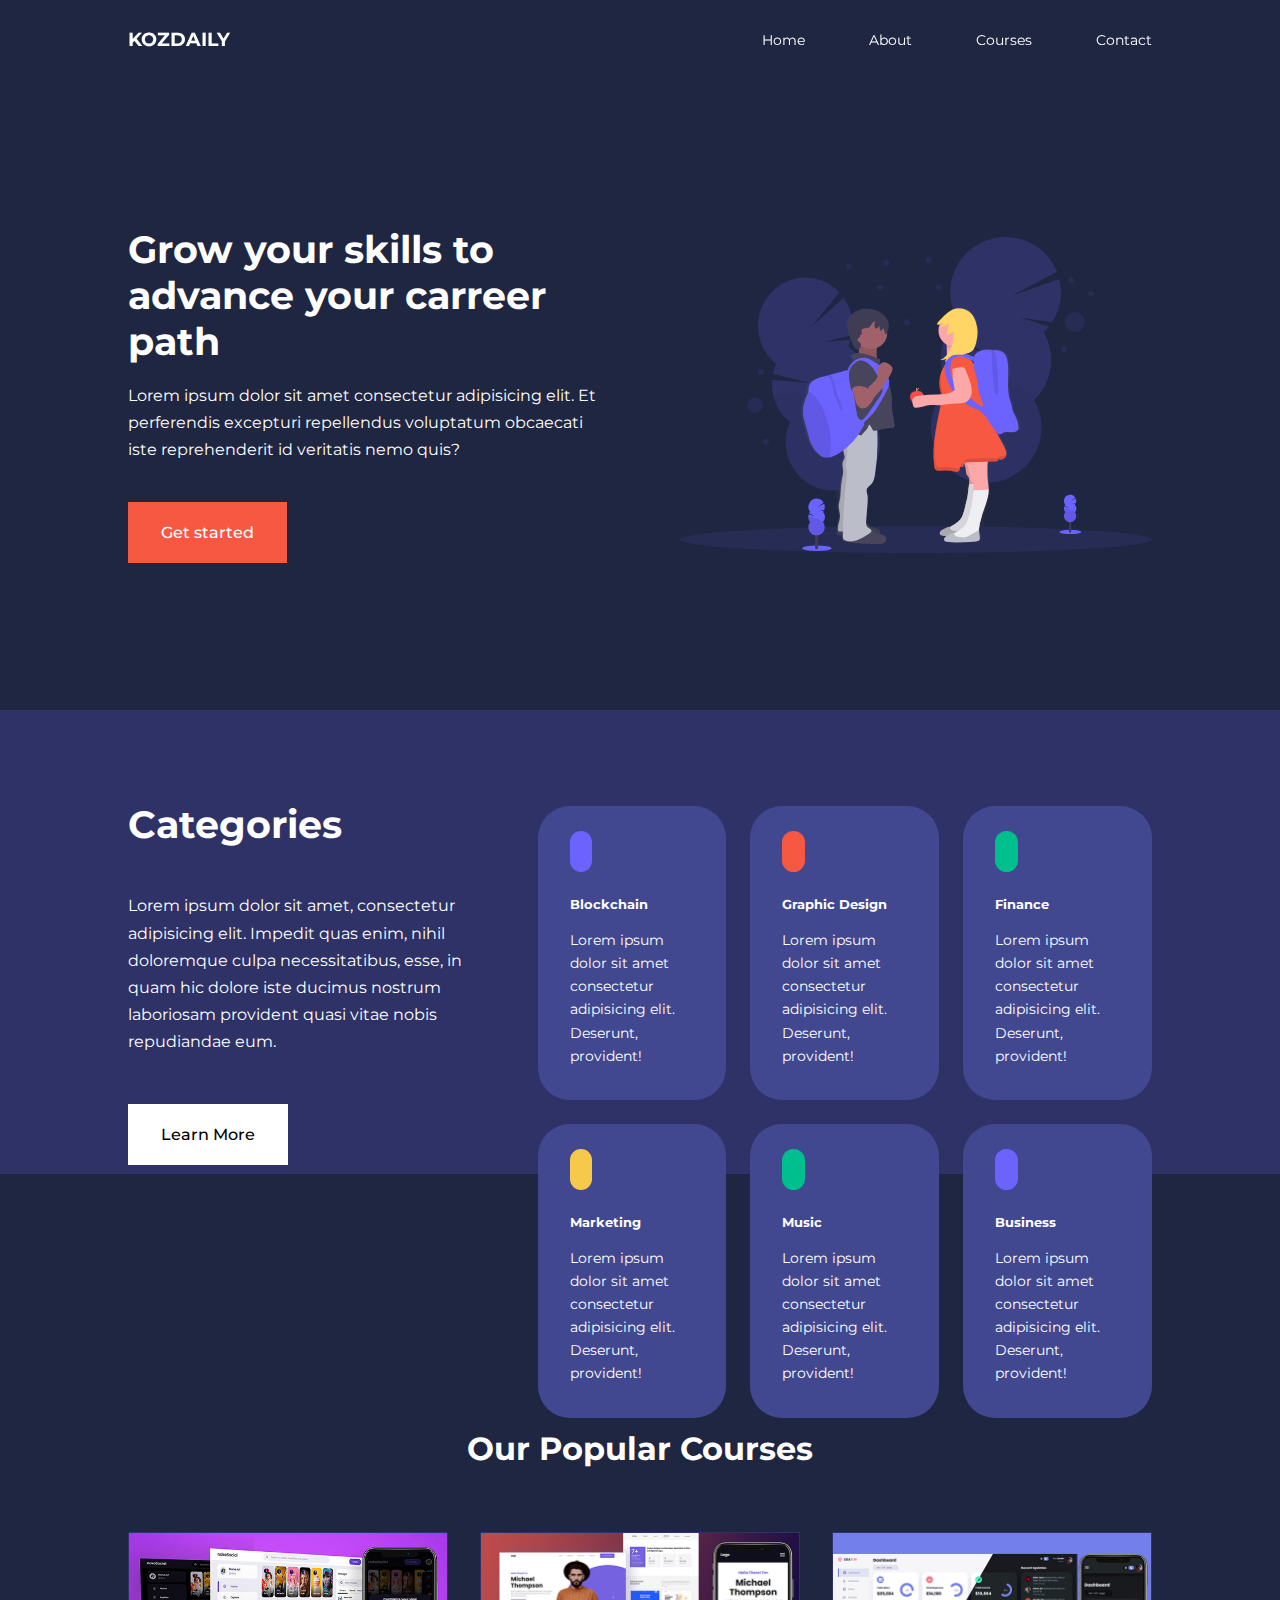
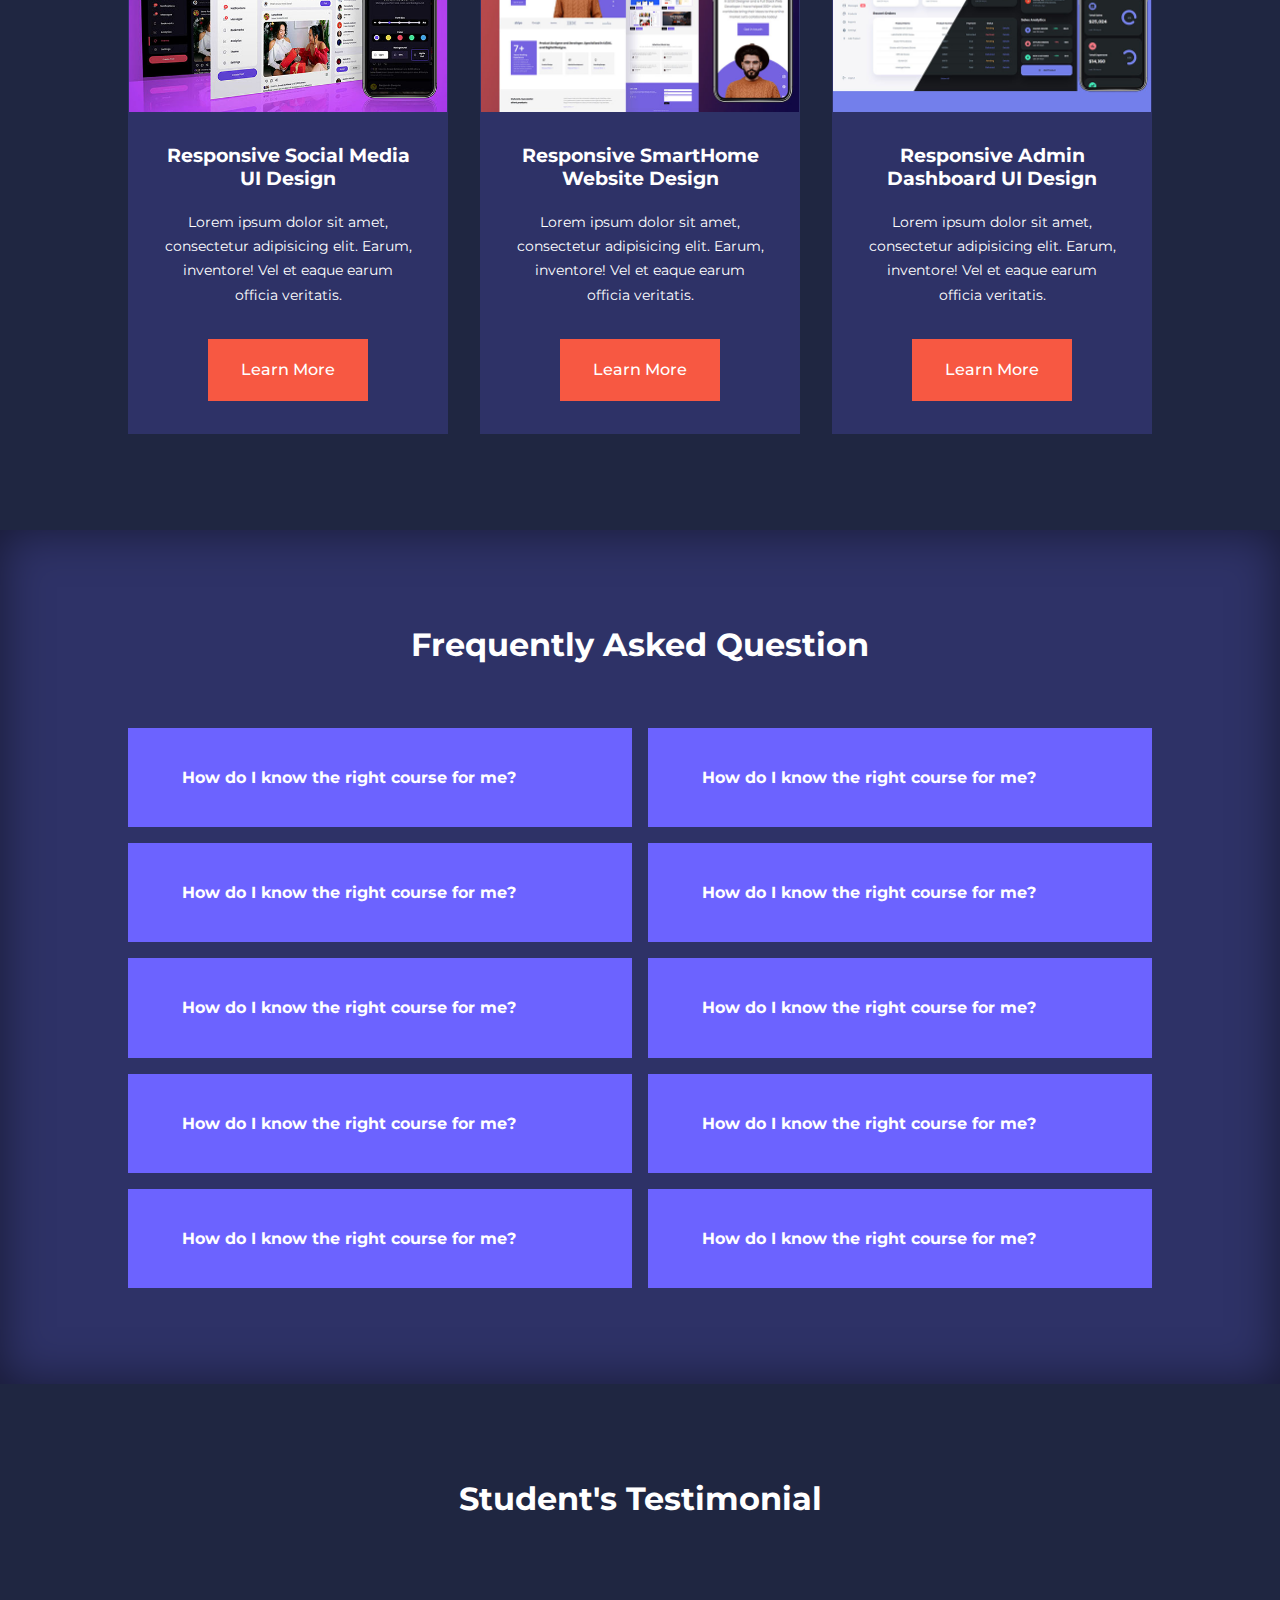
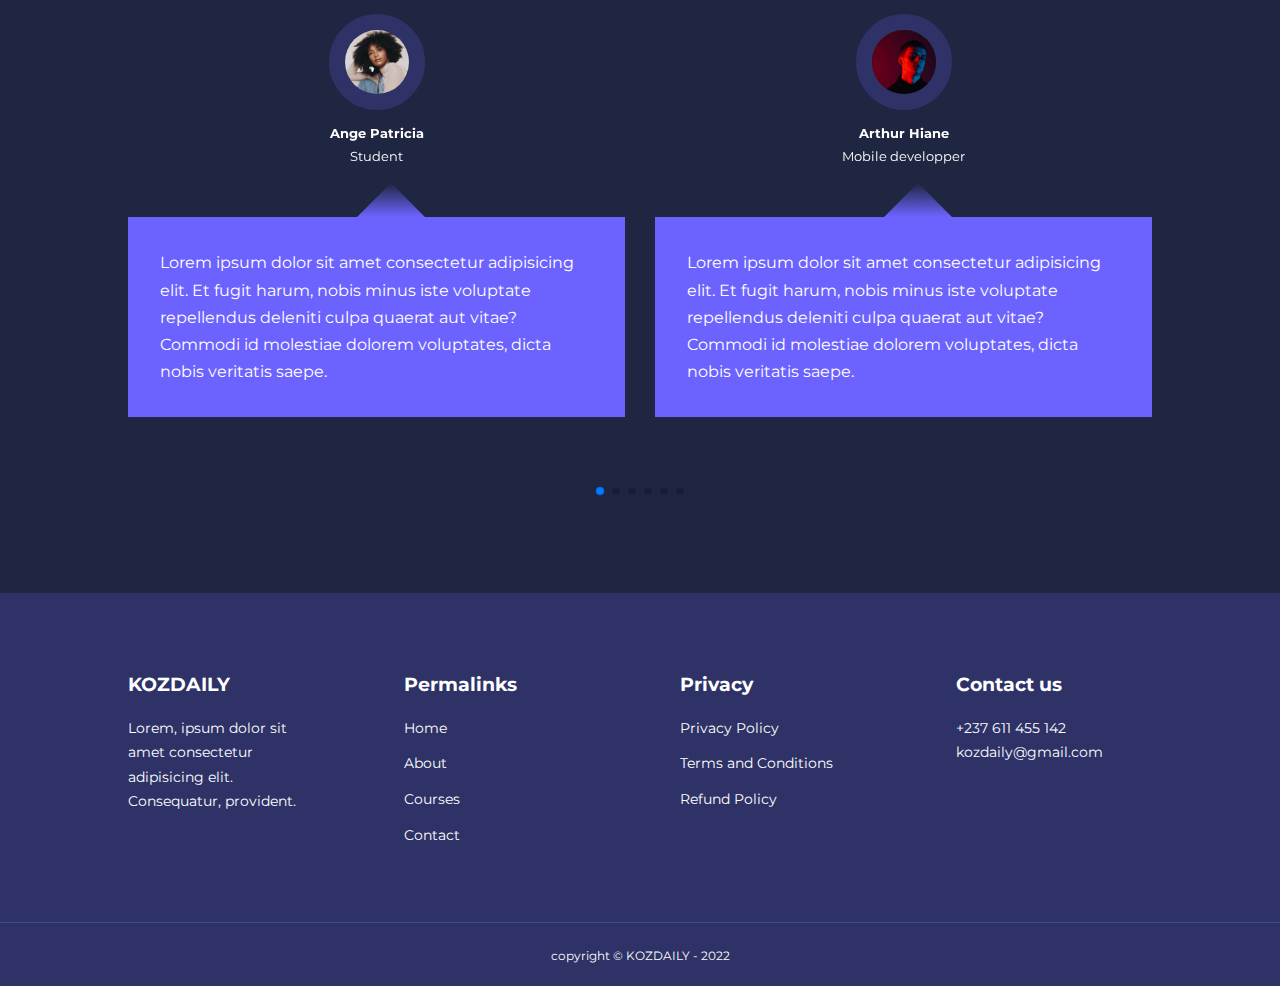
<file: index.html>
<!DOCTYPE html>
<html lang="en">
<head>
    <meta charset="UTF-8">
    <meta http-equiv="X-UA-Compatible" content="IE=edge">
    <meta name="viewport" content="width=device-width, initial-scale=1.0">
    <title>School Website</title>

    <link rel="stylesheet" href="./css/style.css">

    <!-- ICONSCOUT CDN -->
    <link rel="stylesheet" href="https://unicons.iconscout.com/release/v4.0.0/css/line.css">

    <!-- GOOGLE FONTS (MONTSERRAT) -->
    <link rel="preconnect" href="https://fonts.googleapis.com">
    <link rel="preconnect" href="https://fonts.gstatic.com" crossorigin>
    <link href="https://fonts.googleapis.com/css2?family=Montserrat:ital,wght@0,100;0,200;0,300;0,400;0,500;0,600;0,800;0,900;1,100;1,200;1,300;1,400;1,500;1,600;1,800;1,900&display=swap" rel="stylesheet">

    <!-- SWIPER JS -->
    <link rel="stylesheet" href="https://cdn.jsdelivr.net/npm/swiper@8/swiper-bundle.min.css"/>
</head>
<body>

    <!-- NAVBAR -->
    <nav>
        <div class="container nav__container">
            <a href="index.html"><h4>KOZDAILY</h4></a>
            <ul class="nav__menu">
                <li><a href="index.html">Home</a></li>
                <li><a href="about.html">About</a></li>
                <li><a href="courses.html">Courses</a></li>
                <li><a href="contact.html">Contact</a></li>
            </ul>
            <button id="open-menu-btn"><i class="uil uil-bars"></i></button>
            <button id="close-menu-btn"><i class="uil uil-multiply"></i></button>
        </div>
    </nav>

    <!-- HEADER -->
    <header>
        <div class="container header__container">
            <div class="header__left">
                <h1>Grow your skills to advance your carreer path</h1>
                <p>Lorem ipsum dolor sit amet consectetur adipisicing elit. Et perferendis excepturi repellendus voluptatum obcaecati iste reprehenderit id veritatis nemo quis?</p>
                <a href="./courses.html" class="btn btn-primary">Get started</a>
            </div>
            <div class="header__right">
                <div class="header__right-img">
                    <img src="./images/header.svg">
                </div>
            </div>
        </div>
    </header>

    <!-- CATEGORIES -->
    <section class="categories">
        <div class="container categories__container">
            <div class="categories__left">
                <h1>Categories</h1>
                <p>Lorem ipsum dolor sit amet, consectetur adipisicing elit. Impedit quas enim, nihil doloremque culpa necessitatibus, esse, in quam hic dolore iste ducimus nostrum laboriosam provident quasi vitae nobis repudiandae eum.</p>
                <a href="#" class="btn">Learn More</a>
            </div>

            <div class="categories__right">
                <article class="category">
                    <span class="category__icon"><i class="uil uil-bitcoin-circle"></i></span>
                    <h5>Blockchain</h5>
                    <p>Lorem ipsum dolor sit amet consectetur adipisicing elit. Deserunt, provident!</p>
                </article>

                <article class="category">
                    <span class="category__icon"><i class="uil uil-palette"></i></span>
                    <h5>Graphic Design</h5>
                    <p>Lorem ipsum dolor sit amet consectetur adipisicing elit. Deserunt, provident!</p>
                </article>

                <article class="category">
                    <span class="category__icon"><i class="uil uil-usd-circle"></i></span>
                    <h5>Finance</h5>
                    <p>Lorem ipsum dolor sit amet consectetur adipisicing elit. Deserunt, provident!</p>
                </article>

                <article class="category">
                    <span class="category__icon"><i class="uil uil-megaphone"></i></span>
                    <h5>Marketing</h5>
                    <p>Lorem ipsum dolor sit amet consectetur adipisicing elit. Deserunt, provident!</p>
                </article>

                <article class="category">
                    <span class="category__icon"><i class="uil uil-music"></i></span>
                    <h5>Music</h5>
                    <p>Lorem ipsum dolor sit amet consectetur adipisicing elit. Deserunt, provident!</p>
                </article>

                <article class="category">
                    <span class="category__icon"><i class="uil uil-puzzle-piece"></i></span>
                    <h5>Business</h5>
                    <p>Lorem ipsum dolor sit amet consectetur adipisicing elit. Deserunt, provident!</p>
                </article>

            </div>
        </div>
    </section>

    <!-- COURSES -->
    <section class="courses">
        <h2>Our Popular Courses</h2>
        <div class="container courses__container">
            <article class="course">
                <div class="course__img">
                    <img src="./images/course1.jpg" alt="course-1 image">
                </div>
                <div class="course__info">
                    <h4>Responsive Social Media UI Design</h4>
                    <p>Lorem ipsum dolor sit amet, consectetur adipisicing elit. Earum, inventore! Vel et eaque earum officia veritatis.</p>
                    <a href="./courses.html" class="btn btn-primary">Learn More</a>
                </div>
            </article>

            <article class="course">
                <div class="course__img">
                    <img src="./images/course2.jpg" alt="course-2 image">
                </div>
                <div class="course__info">
                    <h4>Responsive SmartHome Website Design</h4>
                    <p>Lorem ipsum dolor sit amet, consectetur adipisicing elit. Earum, inventore! Vel et eaque earum officia veritatis.</p>
                    <a href="./courses.html" class="btn btn-primary">Learn More</a>
                </div>
            </article>

            <article class="course">
                <div class="course__img">
                    <img src="./images/course3.jpg" alt="course-3 image">
                </div>
                <div class="course__info">
                    <h4>Responsive Admin Dashboard UI Design</h4>
                    <p>Lorem ipsum dolor sit amet, consectetur adipisicing elit. Earum, inventore! Vel et eaque earum officia veritatis.</p>
                    <a href="./courses.html" class="btn btn-primary">Learn More</a>
                </div>
            </article>
        </div>
    </section>

    <!-- FAQs -->
    <section class="faqs">
        <h2>Frequently Asked Question</h2>
        <div class="container faqs__container">
            <article class="faq">
                <div class="faq__icon"><i class="uil uil-plus"></i></div>
                <div class="question__answer">
                    <h4>How do I know the right course for me?</h4>
                    <p>Lorem ipsum dolor sit amet consectetur, adipisicing elit. Facere, porro. Mollitia nulla esse qui aperiam ullam. Alias excepturi pariatur consequatur consectetur omnis praesentium sint quasi in, earum ex veritatis! Saepe!</p>
                </div>
            </article>

            <article class="faq">
                <div class="faq__icon"><i class="uil uil-plus"></i></div>
                <div class="question__answer">
                    <h4>How do I know the right course for me?</h4>
                    <p>Lorem ipsum dolor sit amet consectetur, adipisicing elit. Facere, porro. Mollitia nulla esse qui aperiam ullam. Alias excepturi pariatur consequatur consectetur omnis praesentium sint quasi in, earum ex veritatis! Saepe!</p>
                </div>
            </article>

            <article class="faq">
                <div class="faq__icon"><i class="uil uil-plus"></i></div>
                <div class="question__answer">
                    <h4>How do I know the right course for me?</h4>
                    <p>Lorem ipsum dolor sit amet consectetur, adipisicing elit. Facere, porro. Mollitia nulla esse qui aperiam ullam. Alias excepturi pariatur consequatur consectetur omnis praesentium sint quasi in, earum ex veritatis! Saepe!</p>
                </div>
            </article>

            <article class="faq">
                <div class="faq__icon"><i class="uil uil-plus"></i></div>
                <div class="question__answer">
                    <h4>How do I know the right course for me?</h4>
                    <p>Lorem ipsum dolor sit amet consectetur, adipisicing elit. Facere, porro. Mollitia nulla esse qui aperiam ullam. Alias excepturi pariatur consequatur consectetur omnis praesentium sint quasi in, earum ex veritatis! Saepe!</p>
                </div>
            </article>

            <article class="faq">
                <div class="faq__icon"><i class="uil uil-plus"></i></div>
                <div class="question__answer">
                    <h4>How do I know the right course for me?</h4>
                    <p>Lorem ipsum dolor sit amet consectetur, adipisicing elit. Facere, porro. Mollitia nulla esse qui aperiam ullam. Alias excepturi pariatur consequatur consectetur omnis praesentium sint quasi in, earum ex veritatis! Saepe!</p>
                </div>
            </article>

            <article class="faq">
                <div class="faq__icon"><i class="uil uil-plus"></i></div>
                <div class="question__answer">
                    <h4>How do I know the right course for me?</h4>
                    <p>Lorem ipsum dolor sit amet consectetur, adipisicing elit. Facere, porro. Mollitia nulla esse qui aperiam ullam. Alias excepturi pariatur consequatur consectetur omnis praesentium sint quasi in, earum ex veritatis! Saepe!</p>
                </div>
            </article>

            <article class="faq">
                <div class="faq__icon"><i class="uil uil-plus"></i></div>
                <div class="question__answer">
                    <h4>How do I know the right course for me?</h4>
                    <p>Lorem ipsum dolor sit amet consectetur, adipisicing elit. Facere, porro. Mollitia nulla esse qui aperiam ullam. Alias excepturi pariatur consequatur consectetur omnis praesentium sint quasi in, earum ex veritatis! Saepe!</p>
                </div>
            </article>

            <article class="faq">
                <div class="faq__icon"><i class="uil uil-plus"></i></div>
                <div class="question__answer">
                    <h4>How do I know the right course for me?</h4>
                    <p>Lorem ipsum dolor sit amet consectetur, adipisicing elit. Facere, porro. Mollitia nulla esse qui aperiam ullam. Alias excepturi pariatur consequatur consectetur omnis praesentium sint quasi in, earum ex veritatis! Saepe!</p>
                </div>
            </article>
            
            <article class="faq">
                <div class="faq__icon"><i class="uil uil-plus"></i></div>
                <div class="question__answer">
                    <h4>How do I know the right course for me?</h4>
                    <p>Lorem ipsum dolor sit amet consectetur, adipisicing elit. Facere, porro. Mollitia nulla esse qui aperiam ullam. Alias excepturi pariatur consequatur consectetur omnis praesentium sint quasi in, earum ex veritatis! Saepe!</p>
                </div>
            </article>

            <article class="faq">
                <div class="faq__icon"><i class="uil uil-plus"></i></div>
                <div class="question__answer">
                    <h4>How do I know the right course for me?</h4>
                    <p>Lorem ipsum dolor sit amet consectetur, adipisicing elit. Facere, porro. Mollitia nulla esse qui aperiam ullam. Alias excepturi pariatur consequatur consectetur omnis praesentium sint quasi in, earum ex veritatis! Saepe!</p>
                </div>
            </article>
        </div>
    </section>

    <!-- TESTIMONIAL -->
    <section class="container testimonials__container mySwiper">
        <h2>Student's Testimonial</h2>
        <div class="swiper-wrapper">
            <article class="testimonial swiper-slide">
                <div class="avatar">
                    <img src="./images/avatar1.jpg" alt="avatar1">
                </div>
                <div class="testimonial__info">
                    <h5>Ange Patricia</h5>
                    <small>Student</small>
                </div>
                <div class="testimonial__body">
                    <p>Lorem ipsum dolor sit amet consectetur adipisicing elit. Et fugit harum, nobis minus iste voluptate repellendus deleniti culpa quaerat aut vitae? Commodi id molestiae dolorem voluptates, dicta nobis veritatis saepe.</p>
                </div>
            </article>
            <article class="testimonial swiper-slide">
                <div class="avatar">
                    <img src="./images/avatar2.jpg" alt="avatar2">
                </div>
                <div class="testimonial__info">
                    <h5>Arthur Hiane</h5>
                    <small>Mobile developper</small>
                </div>
                <div class="testimonial__body">
                    <p>Lorem ipsum dolor sit amet consectetur adipisicing elit. Et fugit harum, nobis minus iste voluptate repellendus deleniti culpa quaerat aut vitae? Commodi id molestiae dolorem voluptates, dicta nobis veritatis saepe.</p>
                </div>
            </article>
            <article class="testimonial swiper-slide">
                <div class="avatar">
                    <img src="./images/avatar3.jpg" alt="avatar3">
                </div>
                <div class="testimonial__info">
                    <h5>Dilane Cacharel</h5>
                    <small>CEO TONZEP</small>
                </div>
                <div class="testimonial__body">
                    <p>Lorem ipsum dolor sit amet consectetur adipisicing elit. Et fugit harum, nobis minus iste voluptate repellendus deleniti culpa quaerat aut vitae? Commodi id molestiae dolorem voluptates, dicta nobis veritatis saepe.</p>
                </div>
            </article>
            <article class="testimonial swiper-slide">
                <div class="avatar">
                    <img src="./images/avatar4.jpg" alt="avatar4">
                </div>
                <div class="testimonial__info">
                    <h5>Aminata Fati</h5>
                    <small>Web developper</small>
                </div>
                <div class="testimonial__body">
                    <p>Lorem ipsum dolor sit amet consectetur adipisicing elit. Et fugit harum, nobis minus iste voluptate repellendus deleniti culpa quaerat aut vitae? Commodi id molestiae dolorem voluptates, dicta nobis veritatis saepe.</p>
                </div>
            </article>
            <article class="testimonial swiper-slide">
                <div class="avatar">
                    <img src="./images/avatar5.jpg" alt="avatar5">
                </div>
                <div class="testimonial__info">
                    <h5>Carla Diana</h5>
                    <small>Web designer</small>
                </div>
                <div class="testimonial__body">
                    <p>Lorem ipsum dolor sit amet consectetur adipisicing elit. Et fugit harum, nobis minus iste voluptate repellendus deleniti culpa quaerat aut vitae? Commodi id molestiae dolorem voluptates, dicta nobis veritatis saepe.</p>
                </div>
            </article>
            <article class="testimonial swiper-slide">
                <div class="avatar">
                    <img src="./images/avatar6.jpg" alt="avatar6">
                </div>
                <div class="testimonial__info">
                    <h5>Victoria Martine</h5>
                    <small>IOS developper</small>
                </div>
                <div class="testimonial__body">
                    <p>Lorem ipsum dolor sit amet consectetur adipisicing elit. Et fugit harum, nobis minus iste voluptate repellendus deleniti culpa quaerat aut vitae? Commodi id molestiae dolorem voluptates, dicta nobis veritatis saepe.</p>
                </div>
            </article>
            <article class="testimonial swiper-slide">
                <div class="avatar">
                    <img src="./images/avatar7.jpg" alt="avatar7">
                </div>
                <div class="testimonial__info">
                    <h5>Mireille Mathieu</h5>
                    <small>Network administrator</small>
                </div>
                <div class="testimonial__body">
                    <p>Lorem ipsum dolor sit amet consectetur adipisicing elit. Et fugit harum, nobis minus iste voluptate repellendus deleniti culpa quaerat aut vitae? Commodi id molestiae dolorem voluptates, dicta nobis veritatis saepe.</p>
                </div>
            </article>
        </div>
        <div class="swiper-pagination"></div>
    </section>

    <!-- FOOTER -->
    <footer>
        <div class="container footer__container">
            <div class="footer__1">
                <a href="./index.html" class="footer__logo"><h4>KOZDAILY</h4></a>
                <p>Lorem, ipsum dolor sit amet consectetur adipisicing elit. Consequatur, provident.</p>
            </div>

            <div class="footer__2">
                <h4>Permalinks</h4>
                <ul class="permalinks">
                    <li><a href="./index.html">Home</a></li>
                    <li><a href="./about.html">About</a></li>
                    <li><a href="./courses.html">Courses</a></li>
                    <li><a href="./contact.html">Contact</a></li>
                </ul>
            </div>

            <div class="footer__3">
                <h4>Privacy</h4>
                <ul>
                    <li><a href="#">Privacy Policy</a></li>
                    <li><a href="#">Terms and Conditions</a></li>
                    <li><a href="#">Refund Policy</a></li>
                </ul>
            </div>

            <div class="footer__4">
                <h4>Contact us</h4>
                <div>
                    <p>+237 611 455 142</p>
                    <p>kozdaily@gmail.com</p>
                </div>
                <ul class="footer__socials">
                    <li><a href="#"><i class="uil uil-facebook-f"></i></a></li>
                    <li><a href="#"><i class="uil uil-instagram-alt"></i></a></li>
                    <li><a href="#"><i class="uil uil-twitter"></i></a></li>
                    <li><a href="#"><i class="uil uil-linkedin"></i></a></li>
                </ul>
            </div>
        </div>
        <div class="footer__copyright">
            <small>copyright &copy; KOZDAILY - 2022</small>
        </div>
    </footer>

    

    <script src="https://cdn.jsdelivr.net/npm/swiper@8/swiper-bundle.min.js"></script>
    <script src="./main.js"></script>

    <script>
        var swiper = new Swiper(".mySwiper", {
            slidesPerView: 1,
            spaceBetween: 30,
            pagination: {
                el: ".swiper-pagination",
                clickable: true,
            },
            //when window width  >= 688px
            breakpoints: {
                688: {
                    slidesPerView: 2
                }
            }
            
        });
    </script>

</body>
</html>
</file>
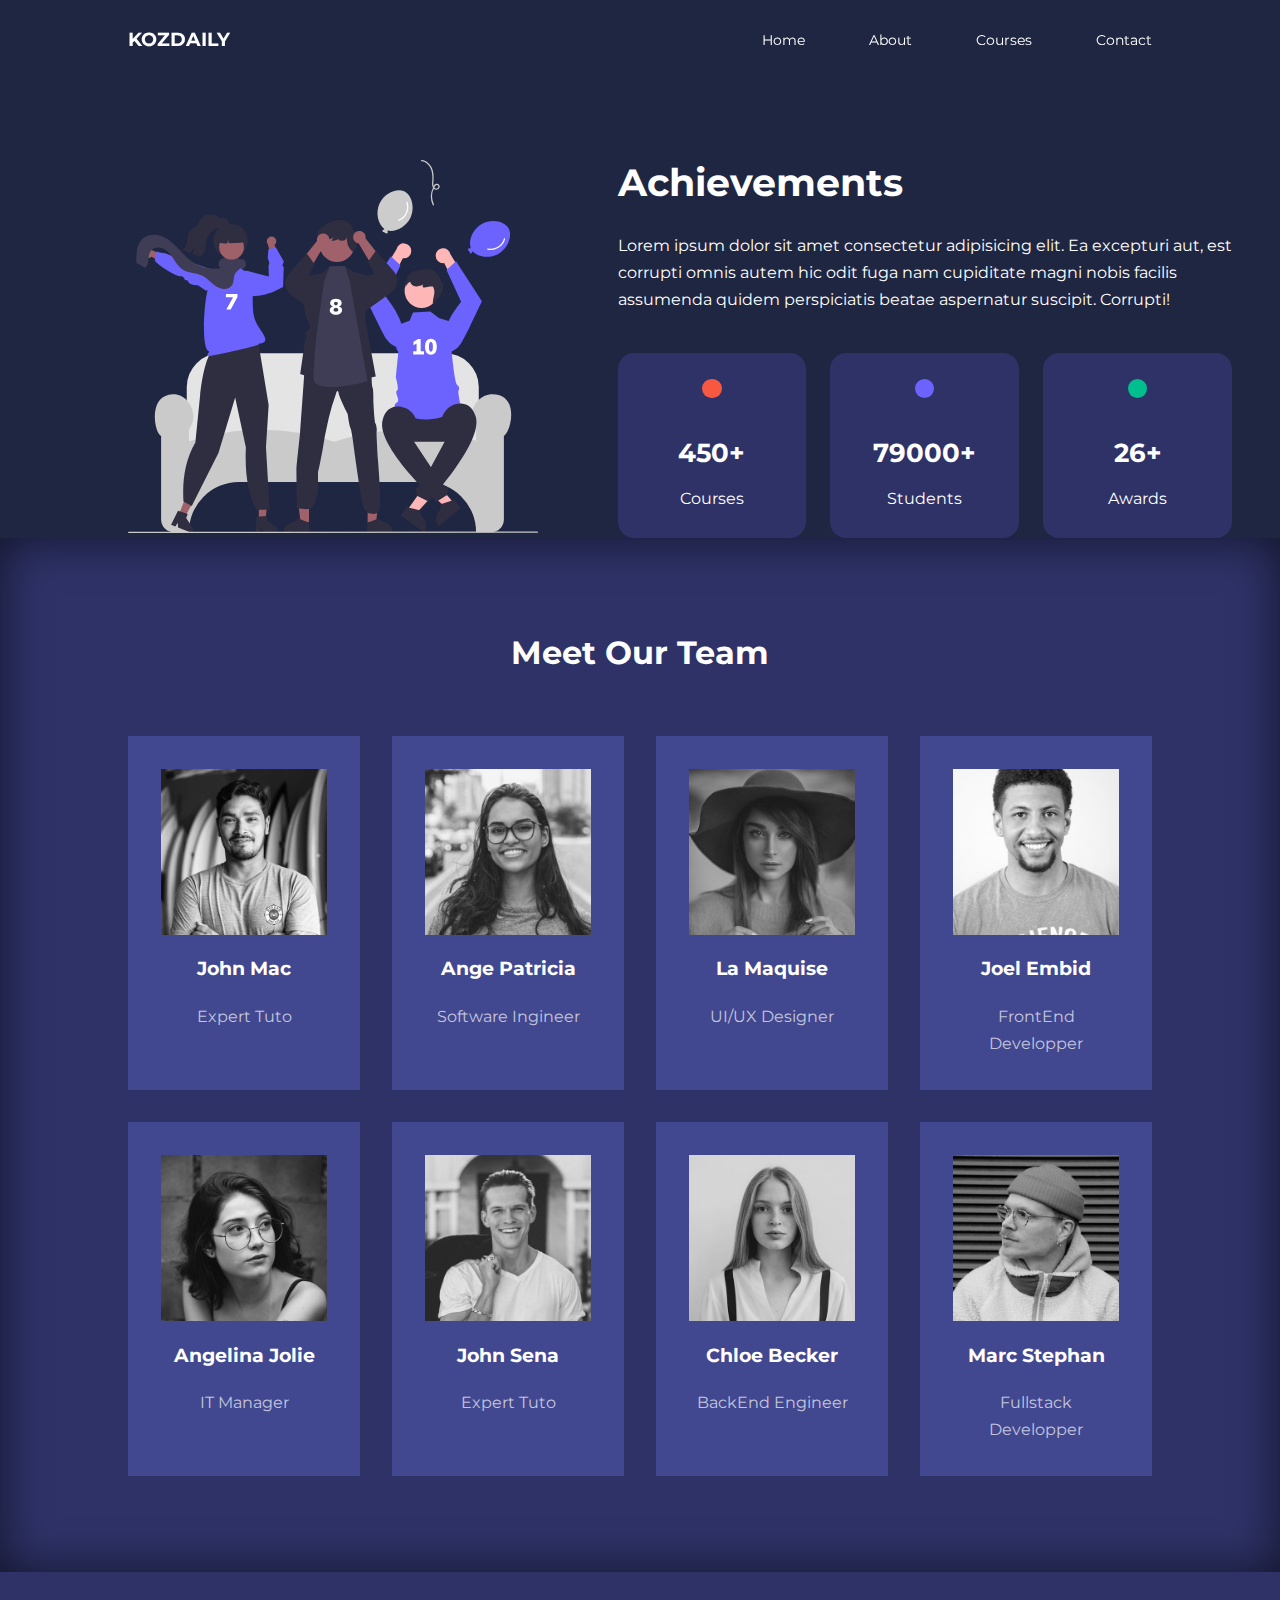
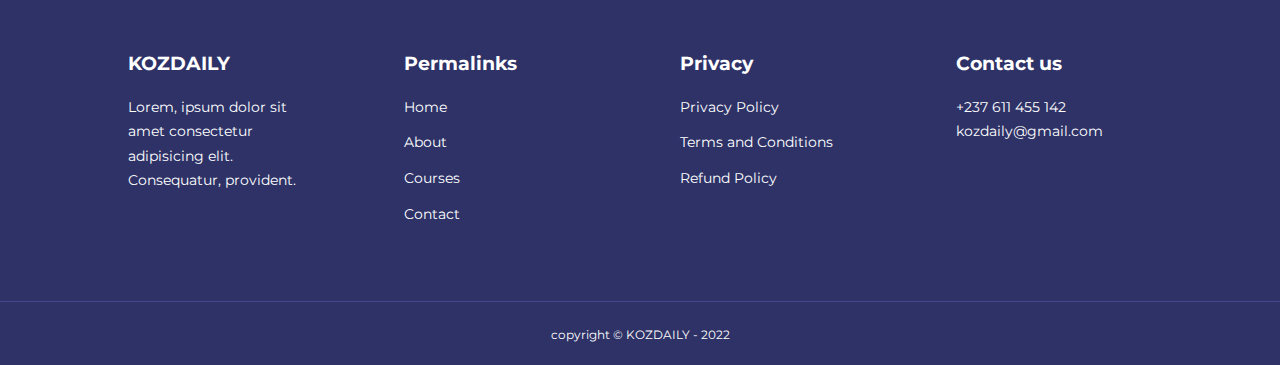
<file: about.html>
<!DOCTYPE html>
<html lang="en">
<head>
    <meta charset="UTF-8">
    <meta http-equiv="X-UA-Compatible" content="IE=edge">
    <meta name="viewport" content="width=device-width, initial-scale=1.0">
    <title>School Website</title>

    <link rel="stylesheet" href="./css/style.css">
    <link rel="stylesheet" href="./css/about.css">

    <!-- ICONSCOUT CDN -->
    <link rel="stylesheet" href="https://unicons.iconscout.com/release/v4.0.0/css/line.css">

    <!-- GOOGLE FONTS (MONTSERRAT) -->
    <link rel="preconnect" href="https://fonts.googleapis.com">
    <link rel="preconnect" href="https://fonts.gstatic.com" crossorigin>
    <link href="https://fonts.googleapis.com/css2?family=Montserrat:ital,wght@0,100;0,200;0,300;0,400;0,500;0,600;0,800;0,900;1,100;1,200;1,300;1,400;1,500;1,600;1,800;1,900&display=swap" rel="stylesheet">

</head>
<body>

    <!-- NAVBAR -->
    <nav>
        <div class="container nav__container">
            <a href="index.html"><h4>KOZDAILY</h4></a>
            <ul class="nav__menu">
                <li><a href="index.html">Home</a></li>
                <li><a href="about.html">About</a></li>
                <li><a href="courses.html">Courses</a></li>
                <li><a href="contact.html">Contact</a></li>
            </ul>
            <button id="open-menu-btn"><i class="uil uil-bars"></i></button>
            <button id="close-menu-btn"><i class="uil uil-multiply"></i></button>
        </div>
    </nav>

    <!-- ACHIEVEMENTS -->
    <div class="about__achievements">
        <div class="container about__achievements-container">
            <div class="about__achievements-left">
                <img src="./images/about achievements.svg">
            </div>
            <div class="about__achievements-right">
                <h1>Achievements</h1>
                <p>Lorem ipsum dolor sit amet consectetur adipisicing elit. Ea excepturi aut, est corrupti omnis autem hic odit fuga nam cupiditate magni nobis facilis assumenda quidem perspiciatis beatae aspernatur suscipit. Corrupti!</p>
                <div class="achievements__cards">
                    <article class="achievement__card">
                        <span class="achievement__icon">
                            <i class="uil uil-video"></i>
                        </span>
                        <h3>450+</h3>
                        <p>Courses</p>
                    </article>
                    
                    <article class="achievement__card">
                        <span class="achievement__icon">
                            <i class="uil uil-users-alt"></i>
                        </span>
                        <h3>79000+</h3>
                        <p>Students</p>
                    </article>

                    <article class="achievement__card">
                        <span class="achievement__icon">
                            <i class="uil uil-award"></i>
                        </span>
                        <h3>26+</h3>
                        <p>Awards</p>
                    </article>

                </div>
            </div>
        </div>
    </div>

    <!-- TEAM -->
    <section class="team">
        <h2>Meet Our Team</h2>
        <div class="container team__container">
            
            <article class="team__member">
                <div class="team__member-image">
                    <img src="./images/tm1.jpg" alt="team-1">
                </div>
                <div class="team__member-info">
                    <h4>John Mac</h4>
                    <p>Expert Tuto</p>
                </div>
                <div class="team__member-socials">
                    <a href="https://www.instagram" target="_blank"><i class="uil uil-instagram"></i></a>
                    <a href="https://www.twitter" target="_blank"><i class="uil uil-twitter-alt"></i></a>
                    <a href="https://www.linkedin" target="_blank"><i class="uil uil-linkedin-alt"></i></a>
                </div>
            </article>

            <article class="team__member">
                <div class="team__member-image">
                    <img src="./images/tm2.jpg" alt="team-1">
                </div>
                <div class="team__member-info">
                    <h4>Ange Patricia</h4>
                    <p>Software Ingineer</p>
                </div>
                <div class="team__member-socials">
                    <a href="https://www.instagram" target="_blank"><i class="uil uil-instagram"></i></a>
                    <a href="https://www.twitter" target="_blank"><i class="uil uil-twitter-alt"></i></a>
                    <a href="https://www.linkedin" target="_blank"><i class="uil uil-linkedin-alt"></i></a>
                </div>
            </article>

            <article class="team__member">
                <div class="team__member-image">
                    <img src="./images/tm3.jpg" alt="team-1">
                </div>
                <div class="team__member-info">
                    <h4>La Maquise</h4>
                    <p>UI/UX Designer</p>
                </div>
                <div class="team__member-socials">
                    <a href="https://www.instagram" target="_blank"><i class="uil uil-instagram"></i></a>
                    <a href="https://www.twitter" target="_blank"><i class="uil uil-twitter-alt"></i></a>
                    <a href="https://www.linkedin" target="_blank"><i class="uil uil-linkedin-alt"></i></a>
                </div>
            </article>

            <article class="team__member">
                <div class="team__member-image">
                    <img src="./images/tm4.jpg" alt="team-1">
                </div>
                <div class="team__member-info">
                    <h4>Joel Embid</h4>
                    <p>FrontEnd Developper</p>
                </div>
                <div class="team__member-socials">
                    <a href="https://www.instagram" target="_blank"><i class="uil uil-instagram"></i></a>
                    <a href="https://www.twitter" target="_blank"><i class="uil uil-twitter-alt"></i></a>
                    <a href="https://www.linkedin" target="_blank"><i class="uil uil-linkedin-alt"></i></a>
                </div>
            </article>

            <article class="team__member">
                <div class="team__member-image">
                    <img src="./images/tm5.jpg" alt="team-1">
                </div>
                <div class="team__member-info">
                    <h4>Angelina Jolie</h4>
                    <p>IT Manager</p>
                </div>
                <div class="team__member-socials">
                    <a href="https://www.instagram" target="_blank"><i class="uil uil-instagram"></i></a>
                    <a href="https://www.twitter" target="_blank"><i class="uil uil-twitter-alt"></i></a>
                    <a href="https://www.linkedin" target="_blank"><i class="uil uil-linkedin-alt"></i></a>
                </div>
            </article>

            <article class="team__member">
                <div class="team__member-image">
                    <img src="./images/tm6.jpg" alt="team-1">
                </div>
                <div class="team__member-info">
                    <h4>John Sena</h4>
                    <p>Expert Tuto</p>
                </div>
                <div class="team__member-socials">
                    <a href="https://www.instagram" target="_blank"><i class="uil uil-instagram"></i></a>
                    <a href="https://www.twitter" target="_blank"><i class="uil uil-twitter-alt"></i></a>
                    <a href="https://www.linkedin" target="_blank"><i class="uil uil-linkedin-alt"></i></a>
                </div>
            </article>

            <article class="team__member">
                <div class="team__member-image">
                    <img src="./images/tm7.jpg" alt="team-1">
                </div>
                <div class="team__member-info">
                    <h4>Chloe Becker</h4>
                    <p>BackEnd Engineer</p>
                </div>
                <div class="team__member-socials">
                    <a href="https://www.instagram" target="_blank"><i class="uil uil-instagram"></i></a>
                    <a href="https://www.twitter" target="_blank"><i class="uil uil-twitter-alt"></i></a>
                    <a href="https://www.linkedin" target="_blank"><i class="uil uil-linkedin-alt"></i></a>
                </div>
            </article>

            <article class="team__member">
                <div class="team__member-image">
                    <img src="./images/tm8.jpg" alt="team-1">
                </div>
                <div class="team__member-info">
                    <h4>Marc Stephan</h4>
                    <p>Fullstack Developper</p>
                </div>
                <div class="team__member-socials">
                    <a href="https://www.instagram" target="_blank"><i class="uil uil-instagram"></i></a>
                    <a href="https://www.twitter" target="_blank"><i class="uil uil-twitter-alt"></i></a>
                    <a href="https://www.linkedin" target="_blank"><i class="uil uil-linkedin-alt"></i></a>
                </div>
            </article>

        </div>
    </section>






    <!-- FOOTER -->
    <footer>
        <div class="container footer__container">
            <div class="footer__1">
                <a href="./index.html" class="footer__logo"><h4>KOZDAILY</h4></a>
                <p>Lorem, ipsum dolor sit amet consectetur adipisicing elit. Consequatur, provident.</p>
            </div>

            <div class="footer__2">
                <h4>Permalinks</h4>
                <ul class="permalinks">
                    <li><a href="./index.html">Home</a></li>
                    <li><a href="./about.html">About</a></li>
                    <li><a href="./courses.html">Courses</a></li>
                    <li><a href="./contact.html">Contact</a></li>
                </ul>
            </div>

            <div class="footer__3">
                <h4>Privacy</h4>
                <ul>
                    <li><a href="#">Privacy Policy</a></li>
                    <li><a href="#">Terms and Conditions</a></li>
                    <li><a href="#">Refund Policy</a></li>
                </ul>
            </div>

            <div class="footer__4">
                <h4>Contact us</h4>
                <div>
                    <p>+237 611 455 142</p>
                    <p>kozdaily@gmail.com</p>
                </div>
                <ul class="footer__socials">
                    <li><a href="#"><i class="uil uil-facebook-f"></i></a></li>
                    <li><a href="#"><i class="uil uil-instagram-alt"></i></a></li>
                    <li><a href="#"><i class="uil uil-twitter"></i></a></li>
                    <li><a href="#"><i class="uil uil-linkedin"></i></a></li>
                </ul>
            </div>
        </div>
        <div class="footer__copyright">
            <small>copyright &copy; KOZDAILY - 2022</small>
        </div>
    </footer>

    
    <script src="./main.js"></script>

</body>
</html>
</file>
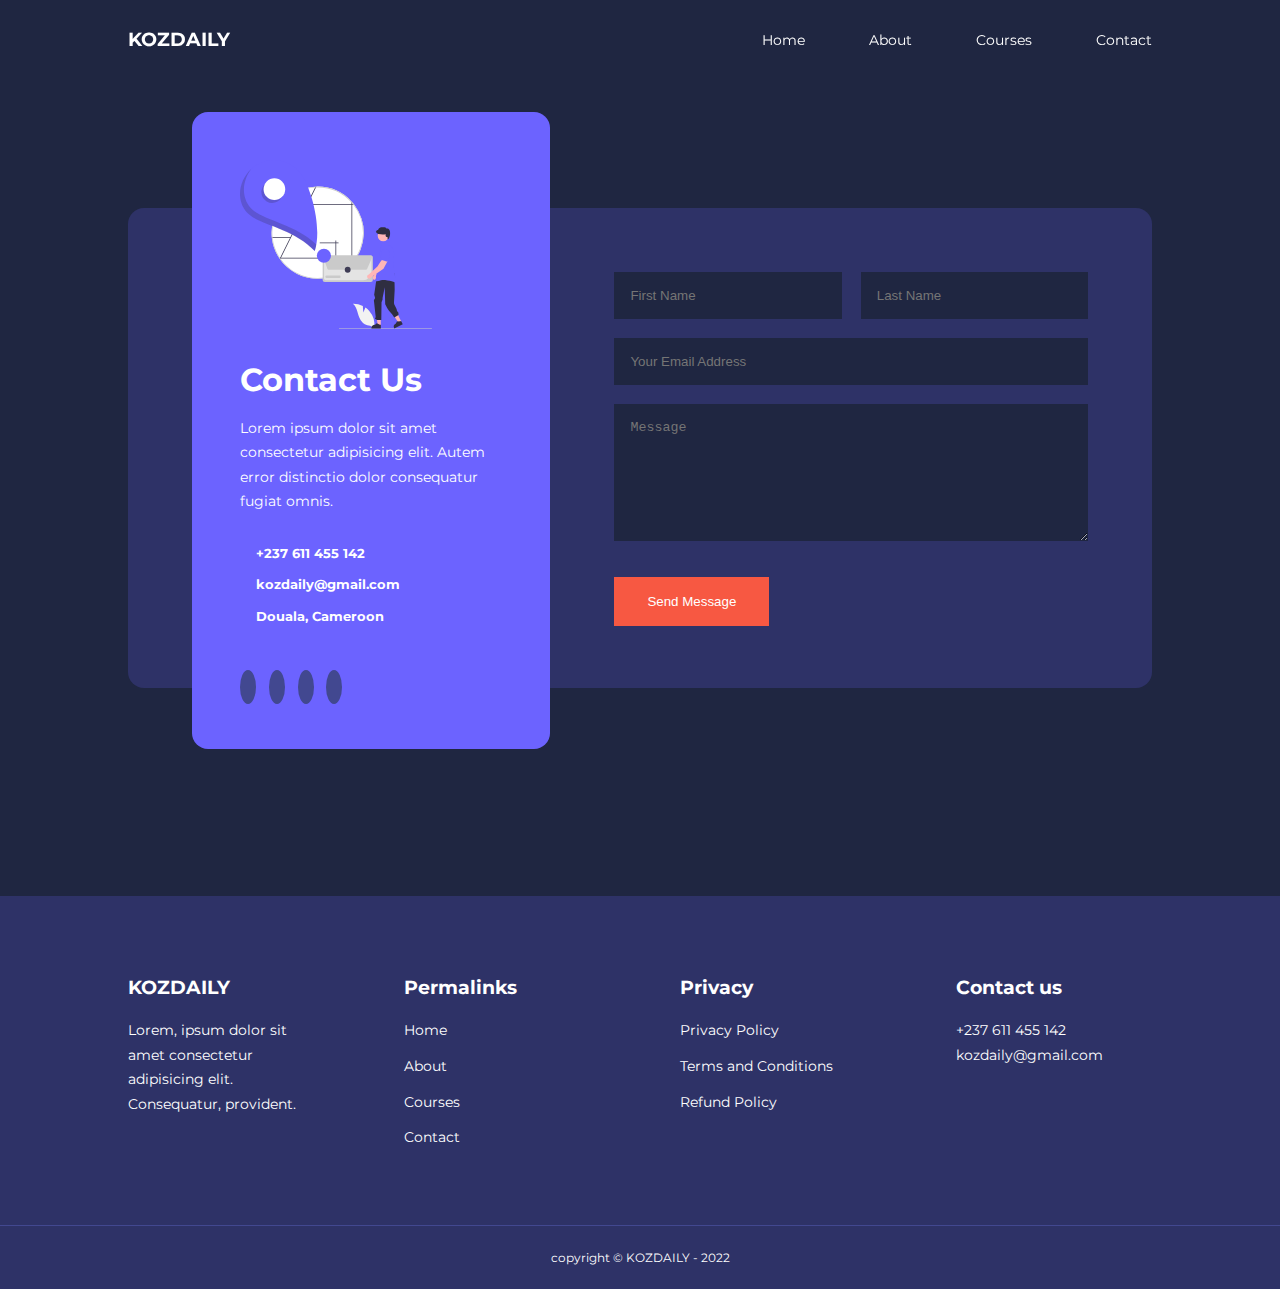
<file: contact.html>
<!DOCTYPE html>
<html lang="en">
<head>
    <meta charset="UTF-8">
    <meta http-equiv="X-UA-Compatible" content="IE=edge">
    <meta name="viewport" content="width=device-width, initial-scale=1.0">
    <title>School Website</title>

    <link rel="stylesheet" href="./css/style.css">
    <link rel="stylesheet" href="./css/contact.css">

    <!-- ICONSCOUT CDN -->
    <link rel="stylesheet" href="https://unicons.iconscout.com/release/v4.0.0/css/line.css">

    <!-- GOOGLE FONTS (MONTSERRAT) -->
    <link rel="preconnect" href="https://fonts.googleapis.com">
    <link rel="preconnect" href="https://fonts.gstatic.com" crossorigin>
    <link href="https://fonts.googleapis.com/css2?family=Montserrat:ital,wght@0,100;0,200;0,300;0,400;0,500;0,600;0,800;0,900;1,100;1,200;1,300;1,400;1,500;1,600;1,800;1,900&display=swap" rel="stylesheet">

</head>
<body>

    <!-- NAVBAR -->
    <nav>
        <div class="container nav__container">
            <a href="index.html"><h4>KOZDAILY</h4></a>
            <ul class="nav__menu">
                <li><a href="index.html">Home</a></li>
                <li><a href="about.html">About</a></li>
                <li><a href="courses.html">Courses</a></li>
                <li><a href="contact.html">Contact</a></li>
            </ul>
            <button id="open-menu-btn"><i class="uil uil-bars"></i></button>
            <button id="close-menu-btn"><i class="uil uil-multiply"></i></button>
        </div>
    </nav>


    <!-- CONTACT -->
    <section class="contact">
        <div class="container contact__container">
            <aside class="contact__aside">
                <div class="aside__image">
                    <img src="./images/contact.svg" alt="contact-image">
                </div>
                <h2>Contact Us</h2>
                <p>Lorem ipsum dolor sit amet consectetur adipisicing elit. Autem error distinctio dolor consequatur fugiat omnis.</p>
                <ul class="contact__details">
                    <li>
                        <i class="uil uil-phone-times"></i>
                        <h5>+237 611 455 142</h5>
                    </li>
                    <li>
                        <i class="uil uil-envelope"></i>
                        <h5>kozdaily@gmail.com</h5>
                    </li>
                    <li>
                        <i class="uil uil-location-point"></i>
                        <h5>Douala, Cameroon</h5>
                    </li>
                </ul>
                <ul class="contact__socials">
                    <li><a href="#"><i class="uil uil-facebook-f"></i></a></li>
                    <li><a href="#"><i class="uil uil-instagram"></i></a></li>
                    <li><a href="#"><i class="uil uil-twitter"></i></a></li>
                    <li><a href="#"><i class="uil uil-linkedin-alt"></i></a></li>
                </ul>
            </aside>

            <form class="contact__form">
                <div class="form__name">
                    <input type="text" name="First Name" placeholder="First Name" required>
                    <input type="text" name="Last Name" placeholder="Last Name" required>
                </div>
                <input type="email" name="Email Address" placeholder="Your Email Address" required>
                <textarea name="Message" rows="7" placeholder="Message" required></textarea>
                <button class="btn btn-primary" type="submit">Send Message</button>
            </form>

        </div>
    </section>






    <!-- FOOTER -->
    <footer>
        <div class="container footer__container">
            <div class="footer__1">
                <a href="./index.html" class="footer__logo"><h4>KOZDAILY</h4></a>
                <p>Lorem, ipsum dolor sit amet consectetur adipisicing elit. Consequatur, provident.</p>
            </div>

            <div class="footer__2">
                <h4>Permalinks</h4>
                <ul class="permalinks">
                    <li><a href="./index.html">Home</a></li>
                    <li><a href="./about.html">About</a></li>
                    <li><a href="./courses.html">Courses</a></li>
                    <li><a href="./contact.html">Contact</a></li>
                </ul>
            </div>

            <div class="footer__3">
                <h4>Privacy</h4>
                <ul>
                    <li><a href="#">Privacy Policy</a></li>
                    <li><a href="#">Terms and Conditions</a></li>
                    <li><a href="#">Refund Policy</a></li>
                </ul>
            </div>

            <div class="footer__4">
                <h4>Contact us</h4>
                <div>
                    <p>+237 611 455 142</p>
                    <p>kozdaily@gmail.com</p>
                </div>
                <ul class="footer__socials">
                    <li><a href="#"><i class="uil uil-facebook-f"></i></a></li>
                    <li><a href="#"><i class="uil uil-instagram-alt"></i></a></li>
                    <li><a href="#"><i class="uil uil-twitter"></i></a></li>
                    <li><a href="#"><i class="uil uil-linkedin"></i></a></li>
                </ul>
            </div>
        </div>
        <div class="footer__copyright">
            <small>copyright &copy; KOZDAILY - 2022</small>
        </div>
    </footer>

    
    <script src="./main.js"></script>

</body>
</html>
</file>
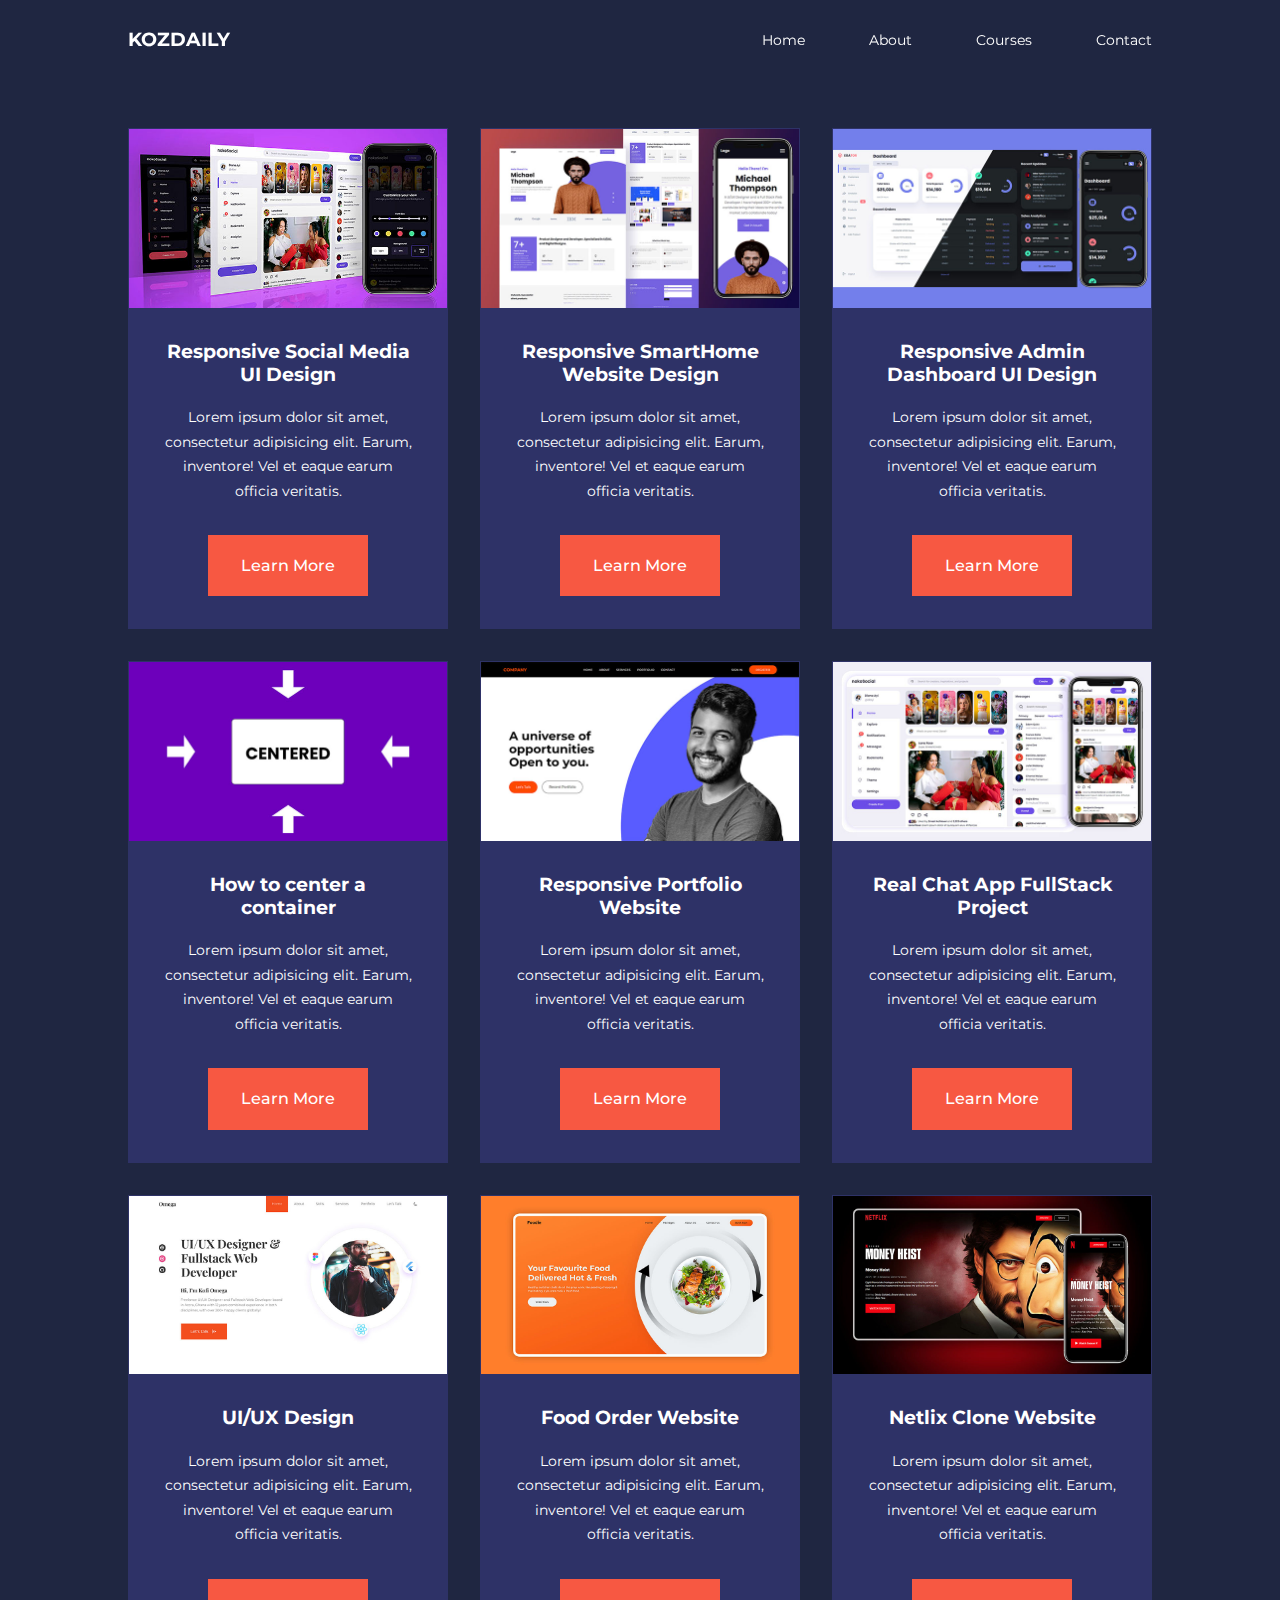
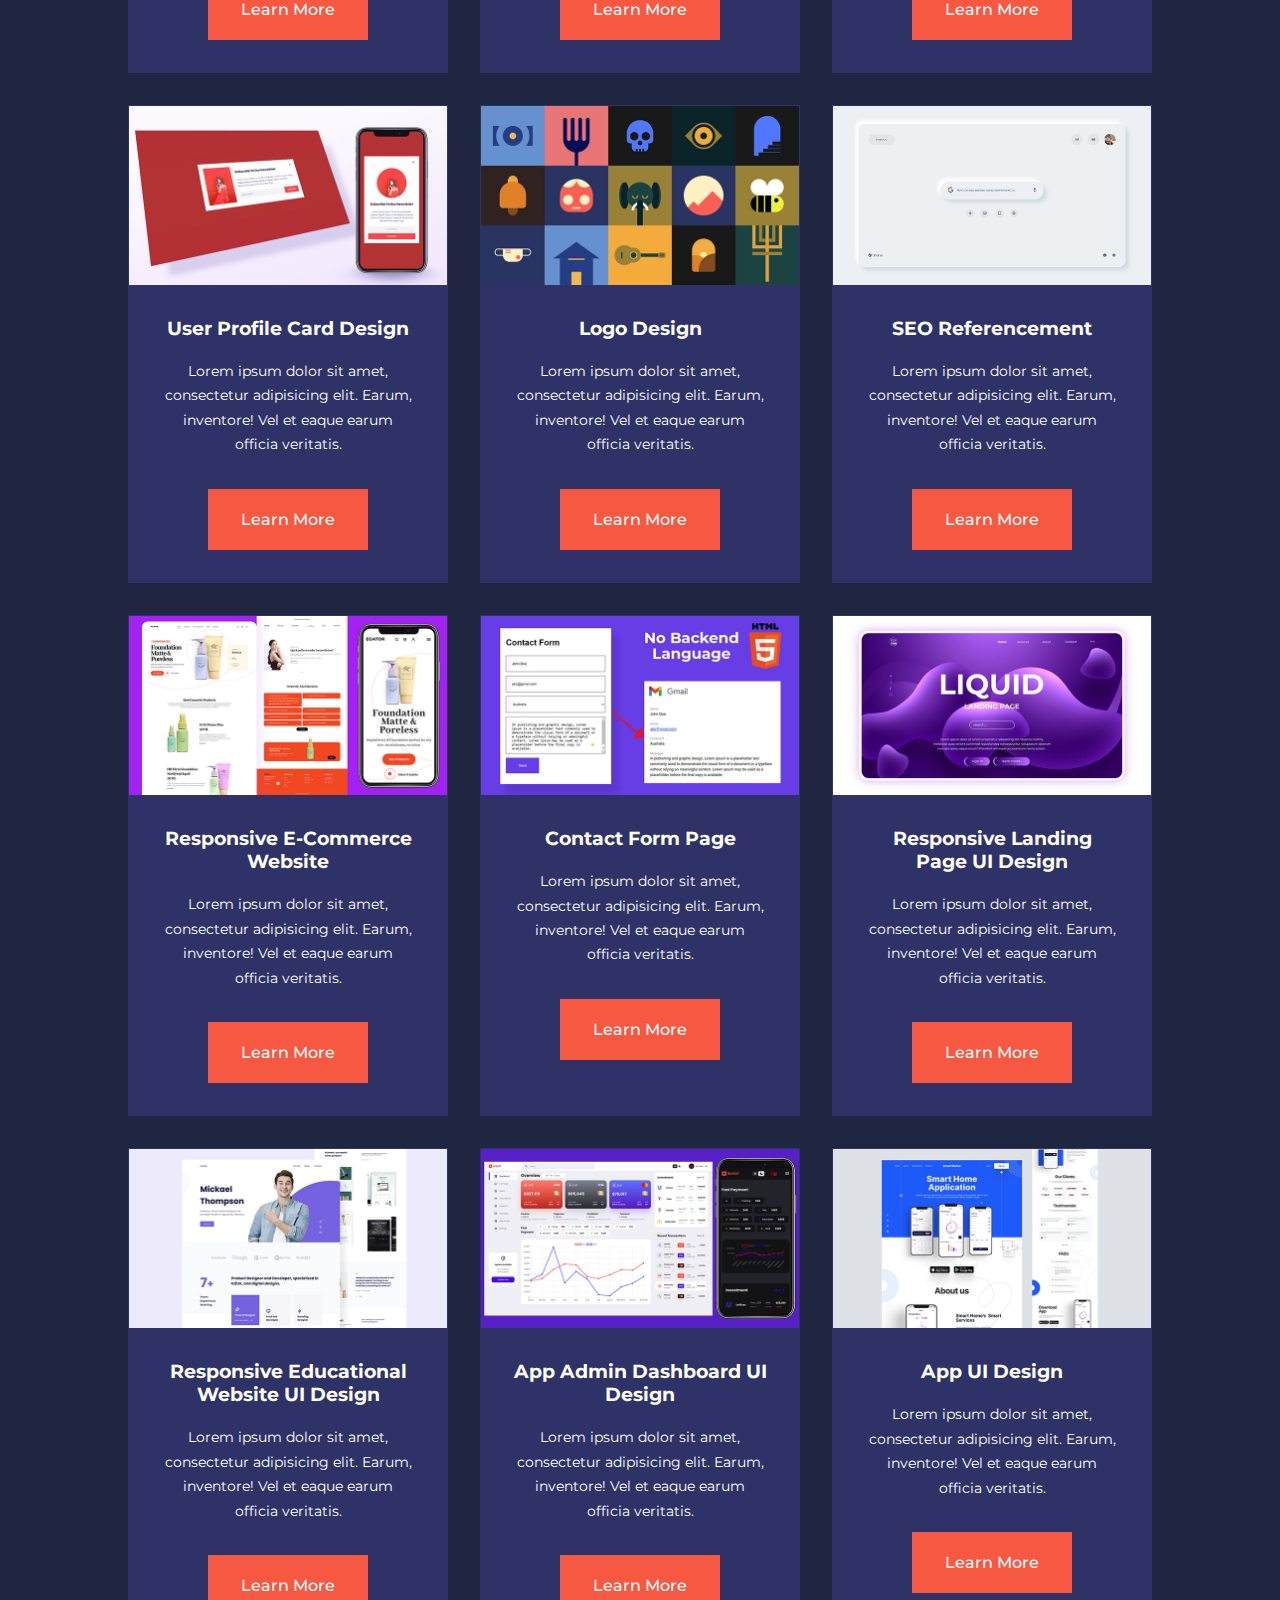
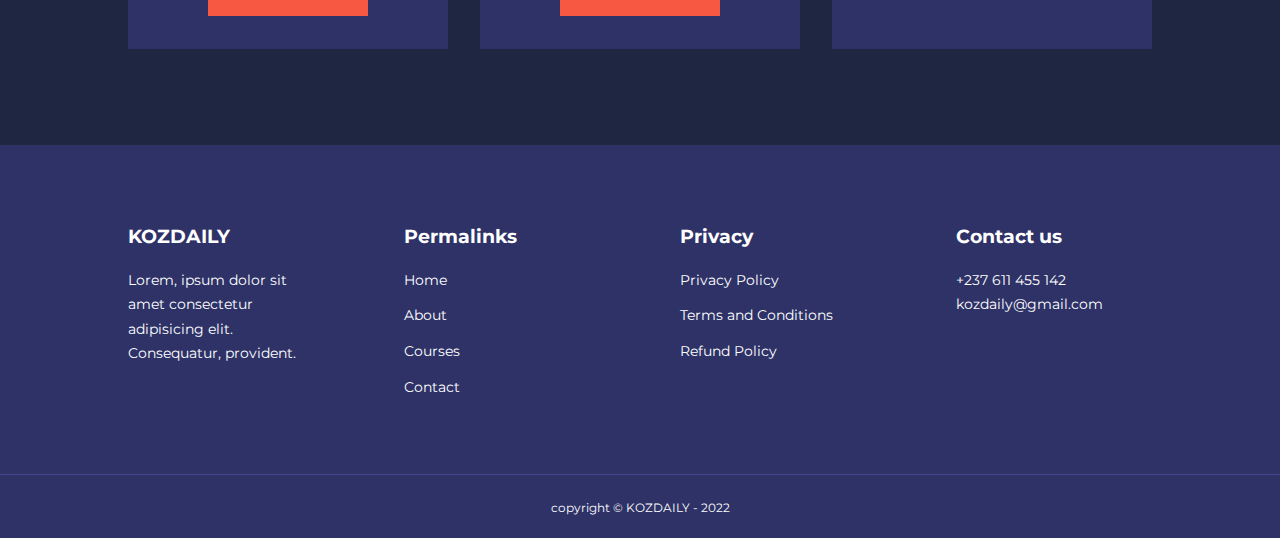
<file: courses.html>
<!DOCTYPE html>
<html lang="en">
<head>
    <meta charset="UTF-8">
    <meta http-equiv="X-UA-Compatible" content="IE=edge">
    <meta name="viewport" content="width=device-width, initial-scale=1.0">
    <title>School Website</title>

    <!-- ICONSCOUT CDN -->
    <link rel="stylesheet" href="https://unicons.iconscout.com/release/v4.0.0/css/line.css">

    <!-- GOOGLE FONTS (MONTSERRAT) -->
    <link rel="preconnect" href="https://fonts.googleapis.com">
    <link rel="preconnect" href="https://fonts.gstatic.com" crossorigin>
    <link href="https://fonts.googleapis.com/css2?family=Montserrat:ital,wght@0,100;0,200;0,300;0,400;0,500;0,600;0,800;0,900;1,100;1,200;1,300;1,400;1,500;1,600;1,800;1,900&display=swap" rel="stylesheet">

    <!-- STYLESHEET LINK -->
    <link rel="stylesheet" href="./css/style.css">

    <style>
        .courses {
            margin-top: 2rem;
        }
    </style>

</head>
<body>

    <!-- NAVBAR -->
    <nav>
        <div class="container nav__container">
            <a href="index.html"><h4>KOZDAILY</h4></a>
            <ul class="nav__menu">
                <li><a href="index.html">Home</a></li>
                <li><a href="about.html">About</a></li>
                <li><a href="courses.html">Courses</a></li>
                <li><a href="contact.html">Contact</a></li>
            </ul>
            <button id="open-menu-btn"><i class="uil uil-bars"></i></button>
            <button id="close-menu-btn"><i class="uil uil-multiply"></i></button>
        </div>
    </nav>


    
    <!-- COURSES -->
    <section class="courses">
        <div class="container courses__container">
            <article class="course">
                <div class="course__img">
                    <img src="./images/course1.jpg" alt="course-1 image">
                </div>
                <div class="course__info">
                    <h4>Responsive Social Media UI Design</h4>
                    <p>Lorem ipsum dolor sit amet, consectetur adipisicing elit. Earum, inventore! Vel et eaque earum officia veritatis.</p>
                    <a href="./courses.html" class="btn btn-primary">Learn More</a>
                </div>
            </article>

            <article class="course">
                <div class="course__img">
                    <img src="./images/course2.jpg" alt="course-2 image">
                </div>
                <div class="course__info">
                    <h4>Responsive SmartHome Website Design</h4>
                    <p>Lorem ipsum dolor sit amet, consectetur adipisicing elit. Earum, inventore! Vel et eaque earum officia veritatis.</p>
                    <a href="./courses.html" class="btn btn-primary">Learn More</a>
                </div>
            </article>

            <article class="course">
                <div class="course__img">
                    <img src="./images/course3.jpg" alt="course-3 image">
                </div>
                <div class="course__info">
                    <h4>Responsive Admin Dashboard UI Design</h4>
                    <p>Lorem ipsum dolor sit amet, consectetur adipisicing elit. Earum, inventore! Vel et eaque earum officia veritatis.</p>
                    <a href="./courses.html" class="btn btn-primary">Learn More</a>
                </div>
            </article>
            

            <article class="course">
                <div class="course__img">
                    <img src="./images/course4.jpg" alt="course-4 image">
                </div>
                <div class="course__info">
                    <h4>How to center a container</h4>
                    <p>Lorem ipsum dolor sit amet, consectetur adipisicing elit. Earum, inventore! Vel et eaque earum officia veritatis.</p>
                    <a href="./courses.html" class="btn btn-primary">Learn More</a>
                </div>
            </article>

            <article class="course">
                <div class="course__img">
                    <img src="./images/course5.jpg" alt="course-5 image">
                </div>
                <div class="course__info">
                    <h4>Responsive Portfolio Website</h4>
                    <p>Lorem ipsum dolor sit amet, consectetur adipisicing elit. Earum, inventore! Vel et eaque earum officia veritatis.</p>
                    <a href="./courses.html" class="btn btn-primary">Learn More</a>
                </div>
            </article>

            <article class="course">
                <div class="course__img">
                    <img src="./images/course6.jpg" alt="course-6 image">
                </div>
                <div class="course__info">
                    <h4>Real Chat App FullStack Project </h4>
                    <p>Lorem ipsum dolor sit amet, consectetur adipisicing elit. Earum, inventore! Vel et eaque earum officia veritatis.</p>
                    <a href="./courses.html" class="btn btn-primary">Learn More</a>
                </div>
            </article>

            <article class="course">
                <div class="course__img">
                    <img src="./images/course7.jpg" alt="course-7 image">
                </div>
                <div class="course__info">
                    <h4>UI/UX Design</h4>
                    <p>Lorem ipsum dolor sit amet, consectetur adipisicing elit. Earum, inventore! Vel et eaque earum officia veritatis.</p>
                    <a href="./courses.html" class="btn btn-primary">Learn More</a>
                </div>
            </article>

            <article class="course">
                <div class="course__img">
                    <img src="./images/course8.jpg" alt="course-8 image">
                </div>
                <div class="course__info">
                    <h4>Food Order Website</h4>
                    <p>Lorem ipsum dolor sit amet, consectetur adipisicing elit. Earum, inventore! Vel et eaque earum officia veritatis.</p>
                    <a href="./courses.html" class="btn btn-primary">Learn More</a>
                </div>
            </article>

            <article class="course">
                <div class="course__img">
                    <img src="./images/course9.jpg" alt="course-3 image">
                </div>
                <div class="course__info">
                    <h4>Netlix Clone Website</h4>
                    <p>Lorem ipsum dolor sit amet, consectetur adipisicing elit. Earum, inventore! Vel et eaque earum officia veritatis.</p>
                    <a href="./courses.html" class="btn btn-primary">Learn More</a>
                </div>
            </article>

            <article class="course">
                <div class="course__img">
                    <img src="./images/course10.jpg" alt="course-3 image">
                </div>
                <div class="course__info">
                    <h4>User Profile Card Design</h4>
                    <p>Lorem ipsum dolor sit amet, consectetur adipisicing elit. Earum, inventore! Vel et eaque earum officia veritatis.</p>
                    <a href="./courses.html" class="btn btn-primary">Learn More</a>
                </div>
            </article>

            <article class="course">
                <div class="course__img">
                    <img src="./images/course11.jpg" alt="course-3 image">
                </div>
                <div class="course__info">
                    <h4>Logo Design</h4>
                    <p>Lorem ipsum dolor sit amet, consectetur adipisicing elit. Earum, inventore! Vel et eaque earum officia veritatis.</p>
                    <a href="./courses.html" class="btn btn-primary">Learn More</a>
                </div>
            </article>

            <article class="course">
                <div class="course__img">
                    <img src="./images/course12.jpg" alt="course-3 image">
                </div>
                <div class="course__info">
                    <h4>SEO Referencement</h4>
                    <p>Lorem ipsum dolor sit amet, consectetur adipisicing elit. Earum, inventore! Vel et eaque earum officia veritatis.</p>
                    <a href="./courses.html" class="btn btn-primary">Learn More</a>
                </div>
            </article>

            <article class="course">
                <div class="course__img">
                    <img src="./images/course13.jpg" alt="course-3 image">
                </div>
                <div class="course__info">
                    <h4>Responsive E-Commerce Website</h4>
                    <p>Lorem ipsum dolor sit amet, consectetur adipisicing elit. Earum, inventore! Vel et eaque earum officia veritatis.</p>
                    <a href="./courses.html" class="btn btn-primary">Learn More</a>
                </div>
            </article>

            <article class="course">
                <div class="course__img">
                    <img src="./images/course14.jpg" alt="course-3 image">
                </div>
                <div class="course__info">
                    <h4>Contact Form Page</h4>
                    <p>Lorem ipsum dolor sit amet, consectetur adipisicing elit. Earum, inventore! Vel et eaque earum officia veritatis.</p>
                    <a href="./courses.html" class="btn btn-primary">Learn More</a>
                </div>
            </article>

            <article class="course">
                <div class="course__img">
                    <img src="./images/course15.jpg" alt="course-3 image">
                </div>
                <div class="course__info">
                    <h4>Responsive Landing Page UI Design</h4>
                    <p>Lorem ipsum dolor sit amet, consectetur adipisicing elit. Earum, inventore! Vel et eaque earum officia veritatis.</p>
                    <a href="./courses.html" class="btn btn-primary">Learn More</a>
                </div>
            </article>

            <article class="course">
                <div class="course__img">
                    <img src="./images/course16.jpg" alt="course-3 image">
                </div>
                <div class="course__info">
                    <h4>Responsive Educational Website UI Design</h4>
                    <p>Lorem ipsum dolor sit amet, consectetur adipisicing elit. Earum, inventore! Vel et eaque earum officia veritatis.</p>
                    <a href="./courses.html" class="btn btn-primary">Learn More</a>
                </div>
            </article>

            <article class="course">
                <div class="course__img">
                    <img src="./images/course17.jpg" alt="course-3 image">
                </div>
                <div class="course__info">
                    <h4>App Admin Dashboard UI Design</h4>
                    <p>Lorem ipsum dolor sit amet, consectetur adipisicing elit. Earum, inventore! Vel et eaque earum officia veritatis.</p>
                    <a href="./courses.html" class="btn btn-primary">Learn More</a>
                </div>
            </article>

            <article class="course">
                <div class="course__img">
                    <img src="./images/course18.jpg" alt="course-3 image">
                </div>
                <div class="course__info">
                    <h4>App UI Design</h4>
                    <p>Lorem ipsum dolor sit amet, consectetur adipisicing elit. Earum, inventore! Vel et eaque earum officia veritatis.</p>
                    <a href="./courses.html" class="btn btn-primary">Learn More</a>
                </div>
            </article>

        </div>
    </section>




    <!-- FOOTER -->
    <footer>
        <div class="container footer__container">
            <div class="footer__1">
                <a href="./index.html" class="footer__logo"><h4>KOZDAILY</h4></a>
                <p>Lorem, ipsum dolor sit amet consectetur adipisicing elit. Consequatur, provident.</p>
            </div>

            <div class="footer__2">
                <h4>Permalinks</h4>
                <ul class="permalinks">
                    <li><a href="./index.html">Home</a></li>
                    <li><a href="./about.html">About</a></li>
                    <li><a href="./courses.html">Courses</a></li>
                    <li><a href="./contact.html">Contact</a></li>
                </ul>
            </div>

            <div class="footer__3">
                <h4>Privacy</h4>
                <ul>
                    <li><a href="#">Privacy Policy</a></li>
                    <li><a href="#">Terms and Conditions</a></li>
                    <li><a href="#">Refund Policy</a></li>
                </ul>
            </div>

            <div class="footer__4">
                <h4>Contact us</h4>
                <div>
                    <p>+237 611 455 142</p>
                    <p>kozdaily@gmail.com</p>
                </div>
                <ul class="footer__socials">
                    <li><a href="#"><i class="uil uil-facebook-f"></i></a></li>
                    <li><a href="#"><i class="uil uil-instagram-alt"></i></a></li>
                    <li><a href="#"><i class="uil uil-twitter"></i></a></li>
                    <li><a href="#"><i class="uil uil-linkedin"></i></a></li>
                </ul>
            </div>
        </div>
        <div class="footer__copyright">
            <small>copyright &copy; KOZDAILY - 2022</small>
        </div>
    </footer>

    
    <script src="./main.js"></script>

</body>
</html>
</file>
<file: css/style.css>
* {
    margin: 0;
    padding: 0;
    border: 0;
    outline: 0;
    text-decoration: none;
    list-style: none;
    box-sizing: border-box;
}
:root {
    --color-primary: #6c63ff;
    --color-success: #00bf8e;
    --color-warning: #f7c94b;
    --color-danger: #f75842;
    --color-danger-variant: rgba(247, 88, 66, 0.4);
    --color-white: #fff;
    --color-light: rgba(255, 255, 255, 0.7);
    --color-black: #000;
    --color-bg: #1f2641;
    --color-bg1: #2e3267;
    --color-bg2: #424890;

    --container-width-lg: 80%;
    --container-width-md: 90%;
    --container-width-sm: 94%;

    --transition: all 400ms ease;
}

body {
    font-family: 'Montserrat', sans-serif;
    line-height: 1.7;
    color: var(--color-white);
    background: var(--color-bg);
}

.container {
    width: var(--container-width-lg);
    margin: 0 auto;
}

section {
    padding: 6rem 0;
}

section h2 {
    text-align: center;
    margin-bottom: 4rem;
}

h1, h2, h3, h4, h5 {
    line-height: 1.2;
}

h1 {
    font-size: 2.4rem;
}

h2 {
    font-size: 2rem;
}

h3 {
    font-size: 1.6rem;
}

h4 {
    font-size: 1.2rem;
}

a {
    color: var(--color-white);
}

img {
    width: 100%;
    display: block;
    object-fit: cover;
}

.btn {
    display: inline-block;
    background: var(--color-white);
    color: var(--color-black);
    padding: 1rem 2rem;
    border: 1px solid transparent;
    font-weight: 500;
    transition: var(--transition);
}

.btn:hover {
    background: transparent;
    color: var(--color-white);
    border-color: var(--color-white);
}

.btn-primary {
    background: var(--color-danger);
    color: var(--color-white);
    
}

/* ******************************** NAVBAR ********************************* */
nav {
    background: transparent;
    width: 100vw;
    height: 80px;
    position: fixed;
    top: 0;
    z-index: 11;
}

/* Change Navbar styles on scroll with javascript */
.window-scroll {
    background: var(--color-primary);
    box-shadow: 0 1rem 2rem rgba(0, 0, 0, 0.3);
    transition: all 500ms ease-in-out;
}

.nav__container {
    height: 100%;
    display: flex;
    justify-content: space-between;
    align-items: center;
}

nav button {
    display: none;
}

.nav__menu {
    display: flex;
    align-items: center;
    gap: 4rem;
}

.nav__menu a {
    font-size: 0.9rem;
}

.nav__menu a:hover {
    color: var(--color-bg2);
    transition: var(--transition);
}

/* ******************************** HEADER ********************************* */
header {
    position: relative;
    top: 5rem;
    overflow: hidden;
    height: 70vh;
    margin-bottom: 5rem;
}

.header__container {
    display: grid;
    grid-template-columns: 1fr 1fr;
    align-items: center;
    gap: 5rem;
    height: 100%;
}

.header__left p {
    margin: 1rem 0 2.4rem;
}

/* ******************************** CATEGORY ********************************* */
.categories {
    background: var(--color-bg1);
    height: 29rem;
}

.categories h1 {
    line-height: 1;
    margin-bottom: 3rem;
}

.categories__container {
    display: grid;
    grid-template-columns: 40% 60%; 
}

.categories__left {
    margin-right: 4rem;
}

.categories__left p {
    margin: 1rem 0 3rem;
}

.categories__right {
    display: grid;
    grid-template-columns: repeat(3, 1fr);
    gap: 1.5rem;
}

.category {
    background: var(--color-bg2);
    padding: 2rem;
    border-radius: 2rem;
    transition: var(--transition);
}

.category:hover {
    box-shadow: 0 3rem 3rem rgba(0, 0, 0, 0.3);
    z-index: 1;
}

.category:nth-child(2) .category__icon {
    background: var(--color-danger);
}

.category:nth-child(3) .category__icon {
    background: var(--color-success);
}

.category:nth-child(4) .category__icon {
    background: var(--color-warning);
}

.category:nth-child(5) .category__icon {
    background: var(--color-success);
}

.category__icon {
    background: var(--color-primary);
    padding: 0.7rem;
    border-radius: 0.9rem;
}

.category h5 {
    margin: 2rem 0 1rem;
}

.category p {
    font-size: 0.85rem;
}

/* ******************************** POPULAR COURSES ********************************* */
.courses {
    margin-top: 10rem;
}

.courses__container {
    display: grid;
    grid-template-columns: repeat(3, 1fr);
    gap: 2rem;
}

.course {
    background: var(--color-bg1);
    text-align: center;
    border: 1px solid transparent;
}

.course:hover {
    background: transparent;
    border-color: var(--color-primary);
    transition: var(--transition);
}

.course__info {
    padding: 2rem;
}

.course__info p {
    margin: 1.2rem 0 2rem;
    font-size: 0.9rem;
}

/* ******************************** FAQs ********************************* */
.faqs {
    background: var(--color-bg1);
    box-shadow: inset 0 0 3rem rgba(0, 0, 0, 0.5);
}

.faqs__container {
    display: grid;
    grid-template-columns: 1fr 1fr;
    gap: 1rem;
}

.faq {
    padding: 2rem;
    display: flex;
    align-items: center;
    gap: 1.4rem;
    height: fit-content;
    background: var(--color-primary);
    cursor: pointer;
}

.faq h4 {
    font-size: 1rem;
    line-height: 2.2;
}

.faq__icon {
    align-self: flex-start;
    font-size: 1.2rem;
}

.faq p {
    margin-top: 0.8rem;
    display: none;
}

.faq.open p {
    display: block;
}

/* ******************************** TESTIMONIAL ********************************* */
.testimonials__container {
    position: relative;
    overflow-x: hidden;
    margin-bottom: 5rem;
}

.testimonial {
    padding-top: 2rem;
    cursor: grab;
}

.avatar {
    width: 6rem;
    height: 6rem;
    border-radius: 50%;
    overflow: hidden;
    margin: 0 auto 1rem;
    border: 1rem solid var(--color-bg1);
}

.testimonial__info {
    text-align: center;
}

.testimonial__body {
    background: var(--color-primary);
    padding: 2rem;
    margin-top: 3rem;
    position: relative;
}

.testimonial__body::before {
    content: "";
    display: block;
    background: linear-gradient(135deg, transparent, var(--color-primary), var(--color-primary));
    width: 3rem;
    height: 3rem;
    position: absolute;
    left: 48%;
    top: -1.5rem;
    transform: rotate(45deg);
}

/* ******************************** TESTIMONIAL ********************************* */
footer {
    background: var(--color-bg1);
    padding-top: 5rem;
    font-size: 0.9rem;
}

.footer__container {
    display: grid;
    grid-template-columns: repeat(4, 1fr);
    gap: 5rem;
}

.footer__container > div h4 {
    margin-bottom: 1.2rem;
}

.footer__1 {
    margin: 0 0 2rem;
}
footer ul li {
    margin-bottom: 0.7rem;
}

footer ul li a:hover {
    text-decoration: underline;
}

.footer__socials {
    display: flex;
    gap: 1rem;
    font-size: 1.2rem;
    margin-top: 2rem;
}

.footer__copyright {
    text-align: center;
    margin-top: 4rem;   
    padding: 1.2rem 0;
    border-top: 1px solid var(--color-bg2);
}

/* ******************************** MEDIA QUERY (TABLETS) ********************************* */
@media screen and (max-width: 1024px) {
    .container {
        width: var(--container-width-md);
    }
    h1 {
        font-size: 2.2rem;
    }
    h2 {
        font-size: 1.7rem;
    }
    h3 {
        font-size: 1.4rem;
    }
    h4 {
        font-size: 1.2rem;
    }

    /* ******************************** NAVBAR ********************************* */
    nav button {
        display: inline-block;
        background: transparent;
        font-size: 1.8rem;
        color: var(--color-white);
        cursor: pointer;
    }

    nav button#close-menu-btn {
        display: none;
    }

    .nav__menu {
        position: fixed;
        right: 5%;
        top: 5rem;
        height: fit-content;
        width: 18rem;
        flex-direction: column;
        gap: 0;
        display: none;
    }

    .nav__menu li {
        width: 100%;
        height: 5.8rem;
        animation: animateNavItems 400ms linear forwards;
        transform-origin: top right;
        opacity: 0;
    }

    .nav__menu li:nth-child(2) {
        animation-delay: 200ms;
    }
    .nav__menu li:nth-child(3) {
        animation-delay: 400ms;
    }
    .nav__menu li:nth-child(4) {
        animation-delay: 600ms;
    }

    @keyframes animateNavItems {
        0% {
            transform: rotateZ(-90deg) rotateX(90deg) scale(0.1);
        }
        100% {
            transform: rotateZ(0deg) rotateX(0deg) scale(1);
            opacity: 1;
        }
    }
    
    .nav__menu li a {
        background: var(--color-primary);
        box-shadow: -4rem 6rem 10rem rgba(0, 0, 0, 0.6);
        width: 100%;
        height: 100%;
        display: grid;
        place-items: center;
    }

    .nav__menu li a:hover {
        background: var(--color-bg2);
        color: var(--color-white);
    }

    /* ******************************** HEADER ********************************* */
    header {
        height: 52vh;
        margin-bottom: 5rem;
    }
    .header__container {
        gap: 0;
        padding-bottom: 4rem;
    }

    /* ******************************** CATEGORIES ********************************* */
    .categories {
        height: auto;
    }
    .categories__container {
        grid-template-columns: 1fr;
        gap: 3rem;
    }
    .categories__right {
        margin-right: 0;
    }

    /* ******************************** COURSES ********************************* */
    .courses {
        margin-top: 0;
    }
    /* .courses__container {
        grid-template-columns: 1fr 1fr;
    } */

    /* ******************************** FAQs ********************************* */
    .faqs__container {
        grid-template-columns: 1fr;
    }
    .faq {
        padding: 1.5rem;
    }

    /* ******************************** FOOTER ********************************* */
    .footer__container {
        grid-template-columns: 1fr 1fr;
    }

}

/* ******************************** MEDIA QUERY (PHONES) ********************************* */
@media screen and (max-width: 688px) {
    .container {
        width: var(--container-width-sm);
    }

    /* ******************************** NAVBAR ********************************* */
    .nav__menu {
        right: 3%;
    }

    /* ******************************** HEADER ********************************* */
    header {
        height: 100vh;
    }
    .header__container {
        grid-template-columns: 1fr;
        text-align: center;
        margin-top: 0;
    }
    .header__left p {
        margin-bottom: 1.3rem;
    }

    /* ******************************** HEADER ********************************* */
    .categories__right {
        grid-template-columns: 1fr 1fr;
        gap: 0.7rem;
    }
    .category {
        padding: 1rem;
        border-radius: 1rem;
    }
    .category__icon {
        margin-top: 4px;
        display: inline-block;
    }

    /* ******************************** COURSES ********************************* */
    .courses__container {
        grid-template-columns: 1fr;
    }

    /* ******************************** TESTIMONIAl ********************************* */
    /* .testimonial__body::before {
        left: 43%;
    } */

    /* ******************************** FOOTER ********************************* */
    .footer__container {
        grid-template-columns: 1fr;
        text-align: center;
        gap: 2rem;
    }
    .footer__1 p {
        margin: 1rem auto;
    }
    .footer__socials {
        justify-content: center;
    }




}
</file>
<file: css/about.css>
/* **************************** ABOUT ACHIEVEMENTS ***************************** */
.about__achievements {
    margin-top: 10rem;
}

.about__achievements-container {
    display: grid;
    grid-template-columns: 40% 60%;
    gap: 5rem;
}

.about__achievements-right > p {
    margin: 1.6rem 0 2.5rem;
}

.achievements__cards {
    display: grid;
    grid-template-columns: repeat(3, 1fr);
    gap: 1.5rem;
}

.achievement__card {
    background: var(--color-bg1);
    padding: 1.6rem;
    border-radius: 1rem;
    text-align: center;
    transition: var(--transition);
}

.achievement__card:hover {
    background: var(--color-bg2);
    box-shadow: 0 3rem 3rem rgba(0, 0, 0, 0.3);
}

.achievement__icon {
    background: var(--color-danger);
    padding: 0.6rem;
    border-radius: 1rem;
    font-size: 2rem;
    margin-bottom: 2rem;
    display: inline-block;
}

.achievement__card:nth-child(3) .achievement__icon {
    background: var(--color-success);
}

.achievement__card:nth-child(2) .achievement__icon {
    background: var(--color-primary);
}

.achievement__card p {
    margin-top: 1rem;
}

/* **************************** TEAM ***************************** */
.team {
    background: var(--color-bg1);
    box-shadow: inset 0 0 3rem rgba(0, 0, 0, 0.6);
}

.team__container {
    display: grid;
    grid-template-columns: repeat(4, 1fr);
    gap: 2rem;
}

.team__member {
    background: var(--color-bg2);
    padding: 2rem;
    border: 1px solid transparent;
    /* border-radius: 1rem; */
    transition: var(--transition);
    position: relative;
    overflow: hidden;
}

.team__member:hover {
    background: transparent;
    border-color: var(--color-primary);
}

.team__member-image img {
    filter: saturate(0);
}

.team__member:hover img {
    filter: saturate(1);
}

.team__member-info * {
    text-align: center;
    margin-top: 1.4rem;
}

.team__member-info p {
    color: var(--color-light);
}

.team__member-socials {
    position: absolute;
    top: 50%;
    transform: translateY(-50%);
    right: -100%;
    display: flex;
    flex-direction: column;
    background: var(--color-primary);
    border-radius: 1rem 0 0 1rem;
    box-shadow: -2rem 0 2rem rgba(0, 0, 0, 0.3);
    transition: var(--transition);
}

.team__member-socials a {
    padding: 1rem;
}

.team__member:hover .team__member-socials {
    right: 0;
}

/* ********************************* MEDIA QUERY (TABLETS) ********************************* */
@media screen and (max-width: 1024px) {
    .about__achievements {
        margin: 5rem 0;
    }

    .about__achievements-container {
        grid-template-columns: 1fr;
        gap: 1.5rem;
    }

    .about__achievements-left {
        width: 80%;
        margin: 0 auto;
    }

    .team__container {
        grid-template-columns: repeat(3, 1fr);
        gap: 1.5rem;
    }

    .team__member {
        padding: 1.5rem;
    }
    
}


/* ********************************* MEDIA QUERY (PHONES) ********************************* */
@media screen and (max-width: 670px) {
    .achievements__cards {
        grid-template-columns: 1fr 1fr;
        gap: 0.7rem;
    }

    .team__container {
        grid-template-columns: 1fr 1fr;
        gap: 0.7rem;
    }

    .team__member {
        padding: 0;
    }

    .team__member p {
        margin-bottom: 1.5rem;
    }
}
</file>
<file: css/contact.css>
.contact__container {
    background: var(--color-bg1);
    padding: 4rem;
    display: grid;
    grid-template-columns: 40% 60%;
    gap: 4rem;
    height: 30rem;
    margin: 7rem auto;
    border-radius: 1rem;
}

/* **************************************** ASIDE **************************************** */
.contact__aside {
    background: var(--color-primary);
    padding: 3rem;
    border-radius: 1rem;
    position: relative;
    bottom: 10rem;
}

.aside__image {
    width: 12rem;
    margin-bottom: 2rem;
}

.contact__aside h2 {
    text-align: left;
    margin-bottom: 1rem;
}

.contact__aside p {
    font-size: 0.9rem;
    margin-bottom: 2rem;
}

.contact__details li {
    display: flex;
    align-items: center;
    gap: 1rem;
    margin-bottom: 1rem;
}

.contact__socials {
    display: flex;
    gap: 0.8rem;
    margin-top: 3rem;
}

.contact__socials a {
    background: var(--color-bg2);
    padding: 0.5rem;
    border-radius: 50%;
    font-size: 0.9rem;
    transition: var(--transition);
}

.contact__socials a:hover {
    background: transparent;
}

/* ******************************************* FORM ******************************************* */
.contact__form {
    display: flex;
    flex-direction: column;
    gap: 1.2rem;
    margin-right: 4rem;
}

.form__name {
    display: flex;
    gap: 1.2rem;
}

.contact__form input[type="text"] {
    width: 50%;
}

input, textarea {
    width: 100%;
    padding: 1rem;
    background: var(--color-bg);
    color: var(--color-white);
}

.contact__form .btn {
    width: max-content;
    margin-top: 1rem;
    cursor: pointer;
}

/* ********************************** MEDIA QUERIES (TABLETS) **************************** */
@media screen and (max-width: 1024px) {
    .contact {
        padding-bottom: 0;
    }
    .contact__container {
        gap: 1.5rem;
        margin-top: 10rem;
        height: auto;
        padding: 1.5rem;
    }
    .contact__aside {
        width: auto;
        padding: 1.5rem;
        bottom: 0;
    }
    .contact__form {
        align-self: center;
        margin-right: 1.5rem;
    }
}

/* ********************************** MEDIA QUERIES (TABLETS) **************************** */
@media screen and (max-width: 670px) {
    .contact__container {
        grid-template-columns: 1fr;
        gap: 3rem;
        margin-top: 0;
        padding: 0;
    }
    .contact__form {
        margin: 0 1.5rem 3rem;
    }
    .form__name {
        flex-direction: column;
    }
    .form__name input[type="text"] {
        width: 100%;
    }
}
</file>
